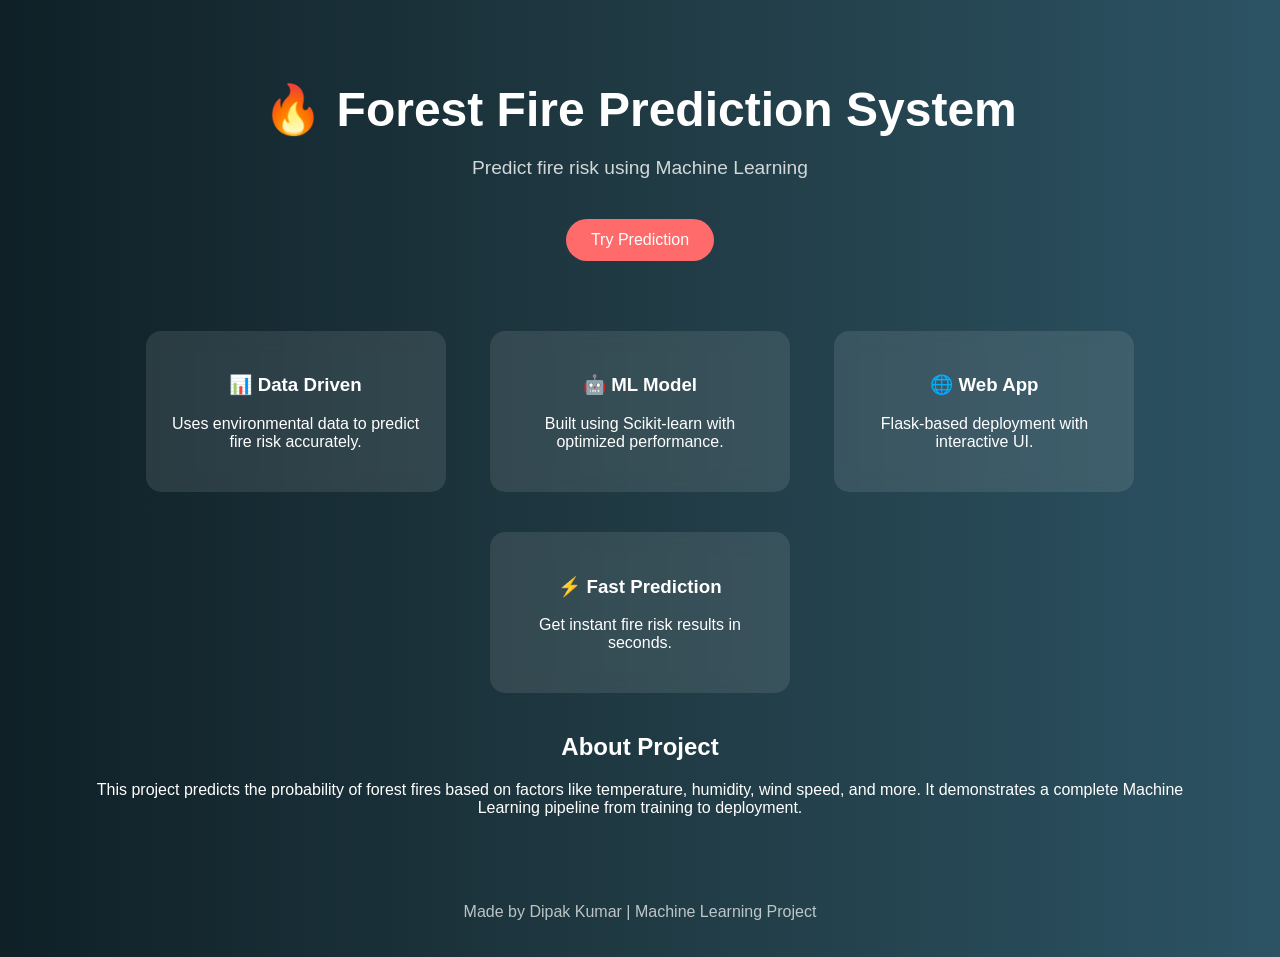
<file: templates/index.html>
<!DOCTYPE html>
<html lang="en">
<head>
    <meta charset="UTF-8">
    <meta name="viewport" content="width=device-width, initial-scale=1.0">
    <title>Forest Fire Prediction</title>

    <style>
        body {
            margin: 0;
            font-family: 'Segoe UI', sans-serif;
            background: linear-gradient(to right, #0f2027, #203a43, #2c5364);
            color: white;
        }

        header {
            text-align: center;
            padding: 50px 20px;
        }

        header h1 {
            font-size: 3rem;
            margin-bottom: 10px;
        }

        header p {
            font-size: 1.2rem;
            opacity: 0.8;
        }

        .container {
            width: 90%;
            margin: auto;
            text-align: center;
        }

        .card {
            background: rgba(255, 255, 255, 0.1);
            padding: 25px;
            margin: 20px;
            border-radius: 15px;
            backdrop-filter: blur(10px);
            display: inline-block;
            width: 250px;
            transition: 0.3s;
        }

        .card:hover {
            transform: scale(1.05);
            background: rgba(255, 255, 255, 0.2);
        }

        button {
            padding: 12px 25px;
            border: none;
            border-radius: 25px;
            background: #ff6b6b;
            color: white;
            font-size: 16px;
            cursor: pointer;
            margin-top: 20px;
        }

        button:hover {
            background: #ff4757;
        }

        footer {
            text-align: center;
            padding: 20px;
            margin-top: 50px;
            opacity: 0.7;
        }
    </style>
</head>

<body>

    <!-- Header -->
    <header>
        <h1>🔥 Forest Fire Prediction System</h1>
        <p>Predict fire risk using Machine Learning</p>
        <button onclick="location.href='/predictdata'">Try Prediction</button>
    </header>

    <!-- Features -->
    <div class="container">
        <div class="card">
            <h3>📊 Data Driven</h3>
            <p>Uses environmental data to predict fire risk accurately.</p>
        </div>

        <div class="card">
            <h3>🤖 ML Model</h3>
            <p>Built using Scikit-learn with optimized performance.</p>
        </div>

        <div class="card">
            <h3>🌐 Web App</h3>
            <p>Flask-based deployment with interactive UI.</p>
        </div>

        <div class="card">
            <h3>⚡ Fast Prediction</h3>
            <p>Get instant fire risk results in seconds.</p>
        </div>
    </div>

    <!-- About Section -->
    <div class="container">
        <h2>About Project</h2>
        <p>
            This project predicts the probability of forest fires based on factors like temperature,
            humidity, wind speed, and more. It demonstrates a complete Machine Learning pipeline 
            from training to deployment.
        </p>
    </div>

    <!-- Footer -->
    <footer>
        <p>Made by Dipak Kumar | Machine Learning Project</p>
    </footer>

</body>
</html>
</file>
